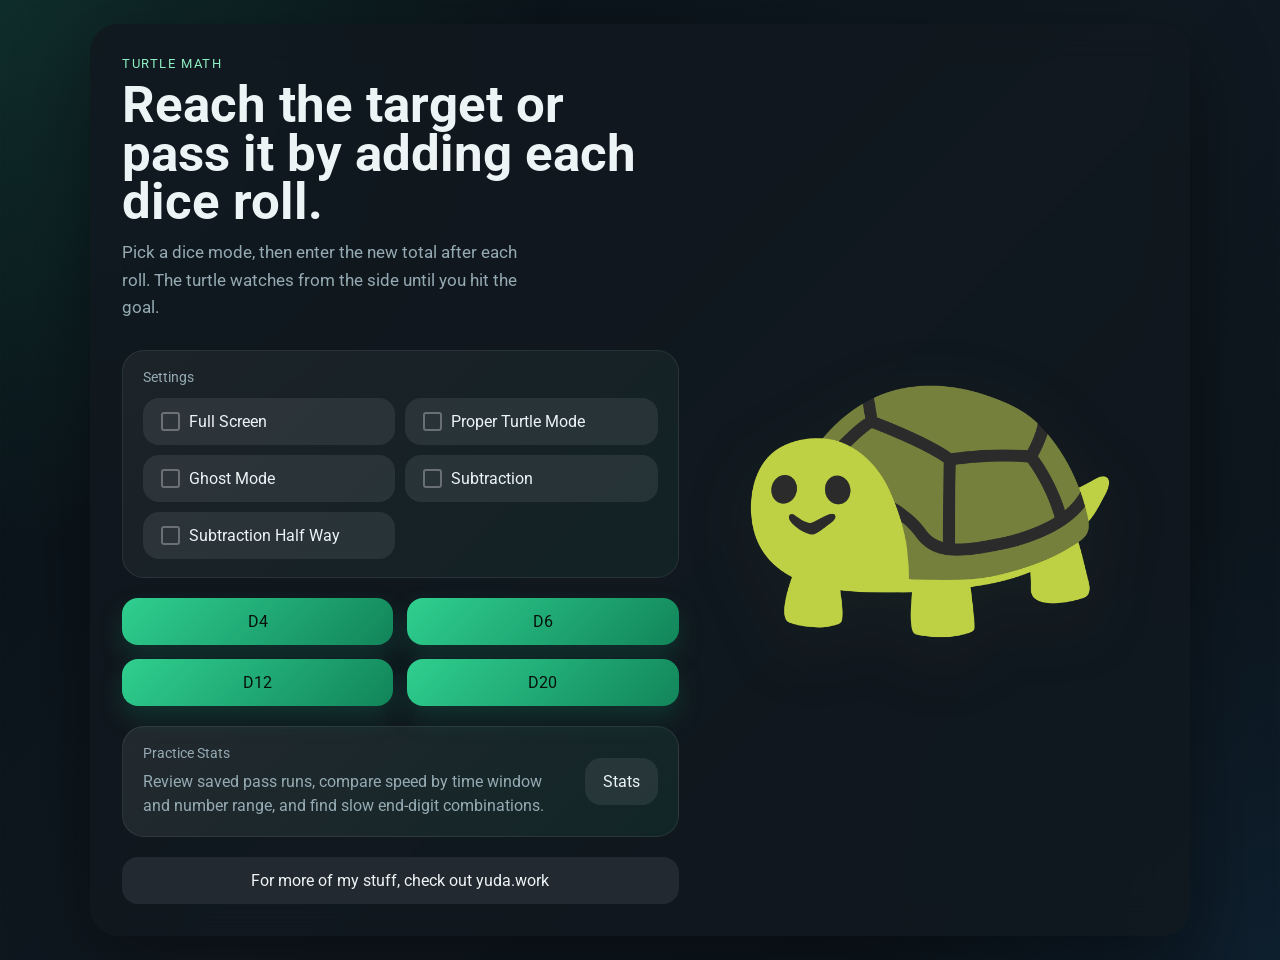
<file: index.html>
<!DOCTYPE html>
<html lang="en">
  <head>
    <meta charset="UTF-8" />
    <meta name="viewport" content="width=device-width, initial-scale=1.0" />
    <title>Turtle Math</title>
    <link rel="preconnect" href="https://fonts.googleapis.com" />
    <link rel="preconnect" href="https://fonts.gstatic.com" crossorigin />
    <link
      href="https://fonts.googleapis.com/css2?family=Roboto:wght@400;500;700&display=swap"
      rel="stylesheet"
    />
    <link rel="stylesheet" href="styles.css" />
  </head>
  <body>
    <main class="app-shell">
      <section class="panel mode-panel" id="mode-screen">
        <div class="panel-copy">
          <p class="eyebrow">Turtle Math</p>
          <h1>Reach the target or pass it by adding each dice roll.</h1>
          <p class="intro">
            Pick a dice mode, then enter the new total after each roll. The turtle watches
            from the side until you hit the goal.
          </p>
          <div class="settings-panel">
            <span class="status-label">Settings</span>
            <div class="settings-grid">
              <button type="button" class="secondary-button settings-toggle" id="fullscreen-button">
                Full Screen
              </button>
              <button
                type="button"
                class="secondary-button settings-toggle proper-toggle"
                id="proper-mode-toggle"
                aria-pressed="false"
              >
                Proper Turtle Mode
              </button>
              <button
                type="button"
                class="secondary-button settings-toggle"
                id="ghost-mode-toggle"
                aria-pressed="false"
              >
                Ghost Mode
              </button>
              <button
                type="button"
                class="secondary-button settings-toggle"
                id="subtraction-mode-toggle"
                aria-pressed="false"
              >
                Subtraction
              </button>
              <button
                type="button"
                class="secondary-button settings-toggle"
                id="negative-halfway-toggle"
                aria-pressed="false"
              >
                Subtraction Half Way
              </button>
            </div>
          </div>
          <div class="mode-grid">
            <button class="mode-button" data-sides="4">D4</button>
            <button class="mode-button" data-sides="6">D6</button>
            <button class="mode-button" data-sides="12">D12</button>
            <button class="mode-button" data-sides="20">D20</button>
          </div>
          <div class="stats-launch-panel">
            <div>
              <span class="status-label">Practice Stats</span>
              <p class="stats-launch-copy">
                Review saved pass runs, compare speed by time window and number range,
                and find slow end-digit combinations.
              </p>
            </div>
            <a class="secondary-button stats-link-button" href="stats.html">Stats</a>
          </div>
          <div class="creator-link-panel">
            <a class="secondary-button creator-link-button" href="https://yuda.work">
              For more of my stuff, check out yuda.work
            </a>
          </div>
        </div>
        <div class="turtle-wrap">
          <img src="assets/turtle.png" alt="Game turtle" class="turtle-art" id="mode-turtle-art" />
        </div>
      </section>

      <section class="panel game-panel hidden" id="game-screen">
        <div class="score-panel hidden" id="score-modal">
          <p class="eyebrow" id="modal-title">Run Complete</p>
          <div class="score-grid">
            <div class="score-chip">
              <span class="status-label" id="score-target-label">Target</span>
              <strong id="score-target">50</strong>
            </div>
            <div class="score-chip">
              <span class="status-label" id="score-time-label">Total Time</span>
              <strong id="score-time">0.0s</strong>
            </div>
            <div class="score-chip">
              <span class="status-label">Calc Speed</span>
              <strong id="score-calc-speed">0.00 calcs/s</strong>
            </div>
            <div class="score-chip">
              <span class="status-label">Growth Speed</span>
              <strong id="score-growth-speed">0.00 nums/s</strong>
            </div>
            <div class="score-chip">
              <span class="status-label">Saved Pass Runs</span>
              <strong id="score-pass-runs">0</strong>
            </div>
          </div>
          <div class="mode-emote-bar" id="run-mode-emotes" aria-label="Current run modes"></div>
          <div class="graph-wrap">
            <canvas id="speed-chart" width="720" height="320"></canvas>
          </div>
          <p class="graph-caption" id="graph-caption">
            Line graph shows how long each successful step took.
          </p>
          <div class="button-row">
            <button type="button" class="primary-button" id="play-again-button">Play Again</button>
            <button type="button" class="secondary-button" id="change-mode-button">Change Mode</button>
          </div>
        </div>

        <div class="game-layout">
          <aside class="turtle-side">
            <div class="turtle-confetti-layer" id="turtle-confetti-layer" aria-hidden="true"></div>
            <img src="assets/turtle.png" alt="Game turtle" class="turtle-art" id="game-turtle-art" />
          </aside>

          <div class="game-main">
            <div class="status-row">
              <div class="status-card">
                <span class="status-label">Mode</span>
                <strong id="mode-label">D6</strong>
              </div>
              <div class="status-card" id="current-total-card">
                <span class="status-label" id="current-total-label">Current Total</span>
                <strong id="current-total">0</strong>
              </div>
              <div class="status-card" id="roll-status-card">
                <span class="status-label" id="roll-status-label">Roll</span>
                <div class="die-face" id="rolled-die" data-sides="">
                  <strong id="rolled-number">-</strong>
                </div>
              </div>
            </div>

            <div class="prompt-card">
              <h2 id="prompt-text">Press start to begin.</h2>
              <p id="helper-text">The die will roll automatically after you start.</p>
              <div class="proper-roll-grid hidden" id="proper-roll-grid">
                <div class="roll-panel">
                  <span class="status-label">Current</span>
                  <strong id="proper-current-total">0</strong>
                </div>
                <div class="roll-panel">
                  <span class="status-label">Roll 1</span>
                  <div class="die-face die-face-small" id="proper-roll-die-1" data-sides="">
                    <strong id="proper-roll-1">-</strong>
                  </div>
                </div>
                <div class="roll-panel">
                  <span class="status-label">Roll 2</span>
                  <div class="die-face die-face-small" id="proper-roll-die-2" data-sides="">
                    <strong id="proper-roll-2">-</strong>
                  </div>
                </div>
                <div class="roll-panel">
                  <span class="status-label">Roll 3</span>
                  <div class="die-face die-face-small" id="proper-roll-die-3" data-sides="">
                    <strong id="proper-roll-3">-</strong>
                  </div>
                </div>
              </div>
            </div>

            <form id="answer-form" class="answer-form" autocomplete="off">
              <label for="answer-input">Enter the new total</label>
              <div class="answer-row">
                <input
                  id="answer-input"
                  name="answer"
                  inputmode="numeric"
                  pattern="-?[0-9]*"
                  min="-9999"
                  max="9999"
                  type="number"
                  placeholder="Type the total"
                  disabled
                />
                <button type="submit" class="primary-button hidden" disabled id="submit-button">
                  Hidden Submit
                </button>
              </div>
              <div class="volume-row">
                <label for="volume-slider">Correct Sound Volume</label>
                <input
                  id="volume-slider"
                  name="volume"
                  type="range"
                  min="0"
                  max="100"
                  value="45"
                />
                <span class="volume-value" id="volume-value">45%</span>
              </div>
              <button type="button" class="secondary-button mobile-keypad-button" id="mobile-keypad-button">
                Click if you are on mobile
              </button>
              <div class="keypad-wrap hidden" id="keypad-wrap" aria-label="On-page keypad">
                <button type="button" class="keypad-button" data-keypad-value="1">1</button>
                <button type="button" class="keypad-button" data-keypad-value="2">2</button>
                <button type="button" class="keypad-button" data-keypad-value="3">3</button>
                <button type="button" class="keypad-button" data-keypad-value="4">4</button>
                <button type="button" class="keypad-button" data-keypad-value="5">5</button>
                <button type="button" class="keypad-button" data-keypad-value="6">6</button>
                <button type="button" class="keypad-button" data-keypad-value="7">7</button>
                <button type="button" class="keypad-button" data-keypad-value="8">8</button>
                <button type="button" class="keypad-button" data-keypad-value="9">9</button>
                <button type="button" class="keypad-button keypad-button-wide" data-keypad-action="clear">Clear</button>
                <button type="button" class="keypad-button" data-keypad-value="0">0</button>
                <button type="button" class="keypad-button keypad-button-wide keypad-button-negate" data-keypad-action="negate">−</button>
              </div>
            </form>

            <p class="message" id="message-box">Choose a mode to begin.</p>

            <div class="button-row">
              <button type="button" class="primary-button" id="start-button">Start Game</button>
              <button type="button" class="secondary-button" id="restart-button">
                Change Mode
              </button>
            </div>
          </div>
        </div>
      </section>

      <div class="win-confetti-layer" id="win-confetti-layer" aria-hidden="true"></div>
    </main>

    <script src="script.js"></script>
  </body>
</html>
</file>
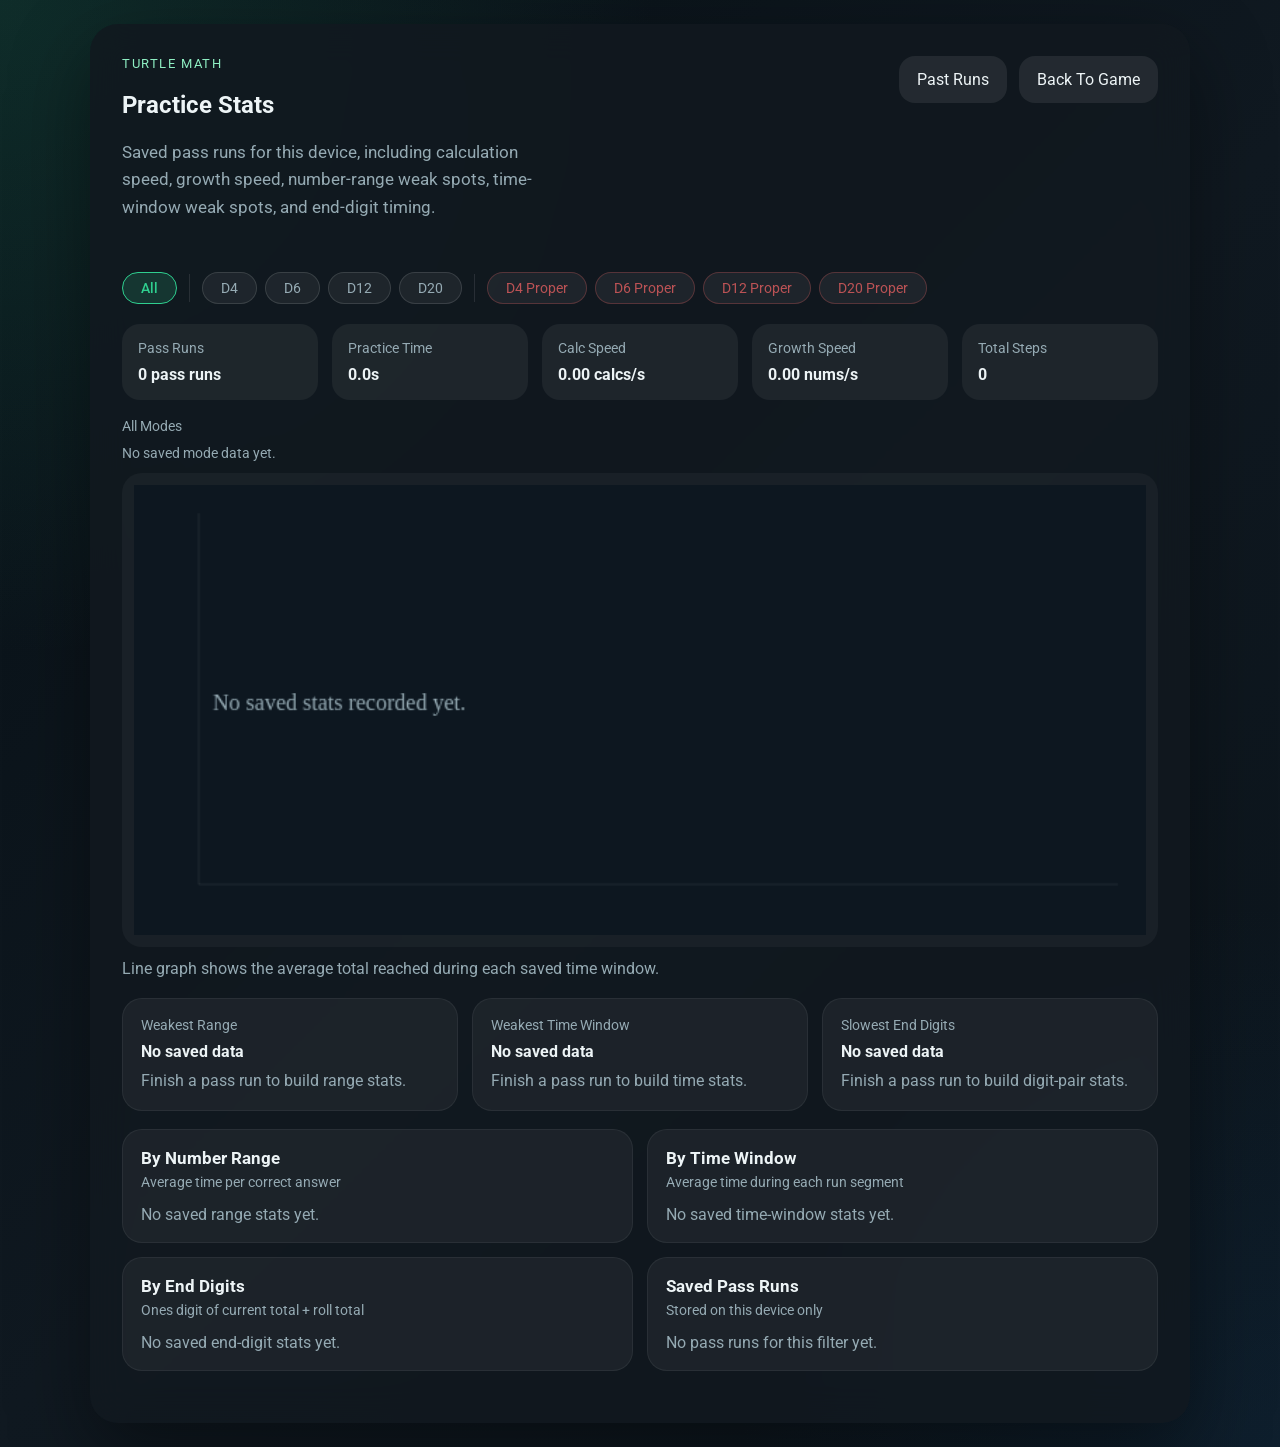
<file: stats.html>
<!DOCTYPE html>
<html lang="en">
  <head>
    <meta charset="UTF-8" />
    <meta name="viewport" content="width=device-width, initial-scale=1.0" />
    <title>Turtle Math Stats</title>
    <link rel="preconnect" href="https://fonts.googleapis.com" />
    <link rel="preconnect" href="https://fonts.gstatic.com" crossorigin />
    <link
      href="https://fonts.googleapis.com/css2?family=Roboto:wght@400;500;700&display=swap"
      rel="stylesheet"
    />
    <link rel="stylesheet" href="styles.css" />
  </head>
  <body>
    <main class="app-shell app-shell-top">
      <section class="panel stats-page-panel">
        <div class="stats-page-header">
          <div>
            <p class="eyebrow">Turtle Math</p>
            <h1>Practice Stats</h1>
            <p class="intro">
              Saved pass runs for this device, including calculation speed, growth speed,
              number-range weak spots, time-window weak spots, and end-digit timing.
            </p>
          </div>
          <div class="button-row">
            <button class="secondary-button" id="open-past-runs-button">Past Runs</button>
            <a class="secondary-button stats-link-button" href="index.html">Back To Game</a>
          </div>
        </div>

        <div class="filter-row" id="stats-filter-row">
          <button class="filter-pill active" data-filter="">All</button>
          <span class="filter-divider"></span>
          <button class="filter-pill" data-filter="4">D4</button>
          <button class="filter-pill" data-filter="6">D6</button>
          <button class="filter-pill" data-filter="12">D12</button>
          <button class="filter-pill" data-filter="20">D20</button>
          <span class="filter-divider"></span>
          <button class="filter-pill filter-pill-proper" data-filter="4-proper">D4 Proper</button>
          <button class="filter-pill filter-pill-proper" data-filter="6-proper">D6 Proper</button>
          <button class="filter-pill filter-pill-proper" data-filter="12-proper">D12 Proper</button>
          <button class="filter-pill filter-pill-proper" data-filter="20-proper">D20 Proper</button>
        </div>

        <div class="score-grid">
          <div class="score-chip">
            <span class="status-label" id="score-target-label">Saved Runs</span>
            <strong id="score-target">0 pass runs</strong>
          </div>
          <div class="score-chip">
            <span class="status-label" id="score-time-label">Practice Time</span>
            <strong id="score-time">0.0s</strong>
          </div>
          <div class="score-chip">
            <span class="status-label">Calc Speed</span>
            <strong id="score-calc-speed">0.00 calcs/s</strong>
          </div>
          <div class="score-chip">
            <span class="status-label">Growth Speed</span>
            <strong id="score-growth-speed">0.00 nums/s</strong>
          </div>
          <div class="score-chip">
            <span class="status-label" id="score-pass-runs-label">Total Steps</span>
            <strong id="score-pass-runs">0</strong>
          </div>
        </div>

        <p class="stats-mode-label" id="stats-mode-label">All Modes</p>
        <div class="mode-emote-bar" id="stats-mode-emotes" aria-label="Saved stats modes"></div>

        <div class="graph-wrap">
          <canvas id="speed-chart" width="720" height="320"></canvas>
        </div>
        <p class="graph-caption" id="graph-caption">
          Line graph shows the average total reached during each saved time window.
        </p>

        <div class="insight-grid">
          <div class="insight-card">
            <span class="status-label">Weakest Range</span>
            <strong id="weakest-range">No saved data</strong>
            <p id="weakest-range-detail">Finish a pass run to build range stats.</p>
          </div>
          <div class="insight-card">
            <span class="status-label">Weakest Time Window</span>
            <strong id="weakest-time-window">No saved data</strong>
            <p id="weakest-time-window-detail">Finish a pass run to build time stats.</p>
          </div>
          <div class="insight-card">
            <span class="status-label">Slowest End Digits</span>
            <strong id="weakest-digit-pair">No saved data</strong>
            <p id="weakest-digit-pair-detail">Finish a pass run to build digit-pair stats.</p>
          </div>
        </div>

        <div class="stats-detail-grid">
          <section class="stats-card">
            <div class="stats-card-header">
              <h3>By Number Range</h3>
              <span class="status-label">Average time per correct answer</span>
            </div>
            <div class="stats-table" id="range-stats-table"></div>
          </section>
          <section class="stats-card">
            <div class="stats-card-header">
              <h3>By Time Window</h3>
              <span class="status-label">Average time during each run segment</span>
            </div>
            <div class="stats-table" id="time-stats-table"></div>
          </section>
          <section class="stats-card">
            <div class="stats-card-header">
              <h3>By End Digits</h3>
              <span class="status-label">Ones digit of current total + roll total</span>
            </div>
            <div class="stats-table" id="digit-stats-table"></div>
          </section>
          <section class="stats-card">
            <div class="stats-card-header">
              <h3>Saved Pass Runs</h3>
              <span class="status-label">Stored on this device only</span>
            </div>
            <div class="stats-table" id="saved-runs-table"></div>
          </section>
        </div>
      </section>
    </main>

    <div id="past-runs-modal" class="past-runs-modal hidden" role="dialog" aria-modal="true" aria-label="Past Runs">
      <div class="past-runs-backdrop" id="past-runs-backdrop"></div>
      <div class="past-runs-panel panel">

        <!-- List view -->
        <div id="past-runs-list-view">
          <div class="past-runs-modal-header">
            <div>
              <h2>Past Runs</h2>
              <p class="stats-mode-label" id="past-runs-filter-label"></p>
            </div>
            <button class="secondary-button" id="close-past-runs-button">Close</button>
          </div>
          <div class="stats-table" id="past-runs-list"></div>
        </div>

        <!-- Detail view -->
        <div id="past-run-detail-view" class="hidden">
          <div class="past-runs-modal-header">
            <div>
              <h2 id="past-run-title"></h2>
              <p class="stats-mode-label" id="past-run-date"></p>
            </div>
            <div class="button-row">
              <button class="secondary-button" id="back-to-runs-button">← Back</button>
              <button class="secondary-button" id="close-past-run-detail-button">Close</button>
            </div>
          </div>
          <div class="score-grid" id="past-run-chips"></div>
          <div class="mode-emote-bar" id="past-run-mode-emotes" aria-label="Selected pass run modes"></div>
          <div class="graph-wrap" style="margin-top:16px">
            <canvas id="past-run-chart" width="720" height="260" aria-label="Run chart"></canvas>
          </div>
          <p class="graph-caption">Seconds spent on each correct answer in this run.</p>
          <div class="stats-table" id="past-run-steps-table"></div>
        </div>

      </div>
    </div>

    <script src="script.js"></script>
  </body>
</html>
</file>
<file: styles.css>
:root {
  --bg: #0b1116;
  --panel: rgba(18, 25, 31, 0.88);
  --panel-soft: rgba(25, 35, 43, 0.9);
  --text: #edf4f6;
  --muted: #95aab3;
  --accent: #2fcf8f;
  --accent-dark: #12855a;
  --accent-soft: rgba(47, 207, 143, 0.16);
  --button-text: #08120d;
  --success: #63f4b0;
  --error: #ff7777;
  --shadow: 0 28px 80px rgba(0, 0, 0, 0.42);
}

* {
  box-sizing: border-box;
}

body {
  margin: 0;
  min-height: 100vh;
  font-family: "Roboto", sans-serif;
  color: var(--text);
  background:
    radial-gradient(circle at top left, rgba(46, 160, 120, 0.2), transparent 34%),
    radial-gradient(circle at bottom right, rgba(24, 65, 103, 0.24), transparent 28%),
    linear-gradient(135deg, #071016 0%, #101921 52%, #0b141b 100%);
}

body::before {
  content: "";
  position: fixed;
  inset: -20%;
  opacity: 0;
  pointer-events: none;
  background-image: url("assets/turtle_headphone.png");
  background-repeat: repeat;
  background-size: 220px auto;
  background-position: 0 0;
  transform: rotate(-18deg) scale(1.1);
  transition: opacity 220ms ease;
  will-change: background-position;
  z-index: 0;
}

.app-shell {
  width: min(1100px, calc(100vw - 32px));
  margin: 0 auto;
  padding: 24px 0;
  min-height: 100vh;
  display: flex;
  align-items: center;
  position: relative;
  z-index: 1;
}

.app-shell-top {
  align-items: flex-start;
}

.panel {
  width: 100%;
  background: var(--panel);
  border-radius: 28px;
  box-shadow: var(--shadow);
  backdrop-filter: blur(18px);
}

.mode-panel {
  display: grid;
  grid-template-columns: 1.1fr 0.9fr;
  gap: 24px;
  padding: 32px;
  align-items: center;
}

.panel-copy h1 {
  margin: 0 0 12px;
  font-size: clamp(2.2rem, 4vw, 4rem);
  line-height: 0.95;
}

.eyebrow {
  margin: 0 0 10px;
  letter-spacing: 0.12em;
  text-transform: uppercase;
  color: #8eeec2;
  font-size: 0.82rem;
}

.intro {
  margin: 0 0 28px;
  max-width: 42ch;
  font-size: 1.08rem;
  line-height: 1.6;
  color: var(--muted);
}

.settings-panel {
  margin-top: 20px;
  margin-bottom: 20px;
  padding: 18px 20px;
  border-radius: 22px;
  background: linear-gradient(135deg, rgba(255, 255, 255, 0.05), rgba(47, 207, 143, 0.06));
  border: 1px solid rgba(255, 255, 255, 0.08);
}

.settings-grid {
  display: grid;
  grid-template-columns: repeat(2, 1fr);
  gap: 10px;
  margin-top: 12px;
}

.settings-toggle {
  font-size: 0.88rem;
  padding: 10px 14px;
  display: flex;
  align-items: center;
  gap: 9px;
  text-align: left;
}

.settings-toggle::before {
  content: "";
  width: 15px;
  height: 15px;
  min-width: 15px;
  border: 2px solid rgba(255, 255, 255, 0.3);
  border-radius: 3px;
  transition:
    background 160ms ease,
    border-color 160ms ease;
}

.settings-toggle.active {
  background: linear-gradient(135deg, var(--accent) 0%, var(--accent-dark) 100%);
  color: var(--button-text);
  box-shadow: 0 8px 20px rgba(18, 133, 90, 0.28);
}

.settings-toggle.active::before {
  background: rgba(255, 255, 255, 0.9);
  border-color: transparent;
  background-image: url("data:image/svg+xml,%3Csvg xmlns='http://www.w3.org/2000/svg' viewBox='0 0 12 12'%3E%3Cpath d='M2 6l3 3 5-5' stroke='%23082010' stroke-width='2.2' fill='none' stroke-linecap='round' stroke-linejoin='round'/%3E%3C/svg%3E");
  background-size: 10px;
  background-repeat: no-repeat;
  background-position: center;
}

.keypad-button-negate {
  color: var(--accent);
  background: rgba(47, 207, 143, 0.08);
  border-color: rgba(47, 207, 143, 0.22);
  font-size: 1.2rem;
}

.mode-grid {
  display: grid;
  grid-template-columns: repeat(2, minmax(120px, 1fr));
  gap: 14px;
}

.stats-launch-panel {
  margin-top: 20px;
  padding: 18px 20px;
  border-radius: 22px;
  background: linear-gradient(135deg, rgba(255, 255, 255, 0.08), rgba(47, 207, 143, 0.08));
  border: 1px solid rgba(255, 255, 255, 0.08);
  display: grid;
  grid-template-columns: 1fr auto;
  gap: 16px;
  align-items: center;
}

.stats-launch-copy {
  margin: 0;
  color: var(--muted);
  line-height: 1.5;
}

.creator-link-panel {
  margin-top: 20px;
}

.creator-link-button {
  width: 100%;
  display: inline-flex;
  align-items: center;
  justify-content: center;
  text-decoration: none;
  text-align: center;
}

.mode-button,
.primary-button,
.secondary-button {
  border: none;
  border-radius: 16px;
  padding: 14px 18px;
  font: inherit;
  font-size: 1rem;
  cursor: pointer;
  transition:
    transform 160ms ease,
    box-shadow 160ms ease,
    background 160ms ease;
}

.mode-button,
.primary-button {
  color: var(--button-text);
  background: linear-gradient(135deg, var(--accent) 0%, var(--accent-dark) 100%);
  box-shadow: 0 12px 24px rgba(18, 133, 90, 0.25);
}

.secondary-button {
  color: var(--text);
  background: rgba(255, 255, 255, 0.08);
}

.stats-link-button {
  display: inline-flex;
  align-items: center;
  justify-content: center;
  text-decoration: none;
}

.mode-button:hover,
.primary-button:hover,
.secondary-button:hover {
  transform: translateY(-1px);
}

.mode-button:disabled,
.primary-button:disabled {
  opacity: 0.55;
  cursor: not-allowed;
  transform: none;
}

.turtle-wrap,
.turtle-side {
  display: flex;
  align-items: center;
  justify-content: center;
}

.turtle-side {
  position: relative;
  overflow: hidden;
}

.turtle-art {
  width: min(100%, 360px);
  height: auto;
  filter: drop-shadow(0 18px 32px rgba(49, 64, 44, 0.18));
  position: relative;
  z-index: 1;
}

.turtle-confetti-layer,
.win-confetti-layer {
  pointer-events: none;
}

.turtle-confetti-layer {
  position: absolute;
  inset: 0;
  overflow: hidden;
  z-index: 2;
}

.win-confetti-layer {
  position: fixed;
  inset: 0;
  overflow: hidden;
  z-index: 12;
  opacity: 0;
  transition: opacity 180ms ease;
}

.win-confetti-layer.active {
  opacity: 1;
}

.confetti-piece {
  position: absolute;
  width: 12px;
  height: 18px;
  border-radius: 3px;
  background: var(--confetti-color, #ffd166);
  box-shadow: 0 2px 6px rgba(0, 0, 0, 0.18);
  opacity: 0;
  animation: confetti-fall var(--confetti-duration, 1200ms) ease-in forwards;
  animation-delay: var(--confetti-delay, 0ms);
}

.game-panel {
  padding: 24px;
}

.game-layout {
  display: grid;
  grid-template-columns: 280px 1fr;
  gap: 24px;
  align-items: center;
}

.game-main {
  display: grid;
  gap: 18px;
}

.status-row {
  display: grid;
  grid-template-columns: repeat(3, minmax(120px, 1fr));
  gap: 14px;
}

body.proper-turtle-mode .status-row {
  grid-template-columns: repeat(2, minmax(120px, 1fr));
}

.status-card,
.prompt-card,
.answer-form {
  background: var(--panel-soft);
  border-radius: 20px;
}

.status-card {
  padding: 18px;
}

.status-label {
  display: block;
  margin-bottom: 8px;
  color: var(--muted);
  font-size: 0.9rem;
}

.status-card strong {
  font-size: clamp(1.5rem, 2.2vw, 2rem);
}

.proper-roll-grid {
  display: grid;
  grid-template-columns: repeat(4, minmax(120px, 1fr));
  gap: 12px;
  margin-top: 18px;
}

.roll-panel {
  padding: 16px;
  border-radius: 18px;
  background: rgba(255, 255, 255, 0.05);
  border: 1px solid rgba(255, 255, 255, 0.06);
}

.roll-panel strong {
  display: block;
  font-size: clamp(1.6rem, 2.4vw, 2.3rem);
}

.roll-panel .die-face {
  margin-top: 2px;
}

.die-face-small {
  --die-size: clamp(58px, 7vw, 82px);
}

.die-face-small strong {
  font-size: clamp(1.2rem, 1.9vw, 1.7rem);
}

.die-face {
  --die-size: clamp(72px, 9vw, 104px);
  position: relative;
  width: var(--die-size);
  aspect-ratio: 1 / 1;
  display: grid;
  place-items: center;
  margin-top: 6px;
  color: #08120d;
  background: linear-gradient(135deg, #95ffd0 0%, var(--accent) 55%, var(--accent-dark) 100%);
  box-shadow:
    inset 0 1px 0 rgba(255, 255, 255, 0.3),
    0 14px 30px rgba(10, 31, 23, 0.4);
  transition:
    transform 140ms ease,
    box-shadow 140ms ease,
    filter 140ms ease;
}

.die-face strong {
  position: relative;
  z-index: 1;
  font-size: clamp(1.6rem, 2.4vw, 2.2rem);
  line-height: 1;
}

.die-face[data-sides="4"] {
  clip-path: polygon(50% 4%, 5% 96%, 95% 96%);
}

.die-face[data-sides="6"] {
  border-radius: 18px;
}

.die-face[data-sides="12"] {
  clip-path: polygon(50% 3%, 95% 36%, 77% 94%, 23% 94%, 5% 36%);
}

.die-face[data-sides="20"] {
  clip-path: polygon(25% 6%, 75% 6%, 96% 50%, 75% 94%, 25% 94%, 4% 50%);
}

.die-face.rolling {
  animation: die-pop 220ms ease;
}

.prompt-card {
  padding: 24px;
}

.prompt-card h2 {
  margin: 0 0 8px;
  font-size: clamp(1.6rem, 3vw, 2.3rem);
}

.prompt-card p {
  margin: 0;
  color: var(--muted);
}

.answer-form {
  padding: 20px;
}

.answer-form label {
  display: block;
  margin-bottom: 10px;
}

.answer-row,
.button-row {
  display: flex;
  gap: 12px;
  flex-wrap: wrap;
}

.answer-row input {
  flex: 1 1 220px;
  min-width: 0;
  border: 1px solid rgba(255, 255, 255, 0.08);
  border-radius: 14px;
  padding: 14px 16px;
  font: inherit;
  font-size: 1rem;
  color: var(--text);
  background: rgba(7, 14, 18, 0.9);
  transition:
    border-color 160ms ease,
    box-shadow 160ms ease,
    background 160ms ease,
    transform 160ms ease;
}

.answer-row input:focus {
  outline: none;
  border-color: rgba(99, 244, 176, 0.55);
  box-shadow: 0 0 0 4px rgba(47, 207, 143, 0.14);
}

.volume-row {
  display: grid;
  grid-template-columns: auto 1fr auto;
  gap: 12px;
  align-items: center;
  margin-top: 14px;
}

.volume-row label {
  margin: 0;
  color: var(--muted);
  white-space: nowrap;
}

.volume-row input[type="range"] {
  width: 100%;
  accent-color: var(--accent);
}

.volume-value {
  min-width: 3.25rem;
  text-align: right;
  color: var(--text);
  font-variant-numeric: tabular-nums;
}

.mobile-keypad-button {
  margin-top: 14px;
  width: 100%;
}

.keypad-wrap {
  display: grid;
  grid-template-columns: repeat(3, minmax(0, 1fr));
  gap: 10px;
  margin-top: 14px;
}

.keypad-button {
  border: 1px solid rgba(255, 255, 255, 0.08);
  border-radius: 14px;
  padding: 12px;
  font: inherit;
  font-size: 1rem;
  color: var(--text);
  background: rgba(255, 255, 255, 0.06);
  cursor: pointer;
  transition:
    transform 120ms ease,
    background 120ms ease,
    border-color 120ms ease;
}

.keypad-button:hover {
  transform: translateY(-1px);
  background: rgba(255, 255, 255, 0.1);
}

.keypad-button:disabled {
  opacity: 0.45;
  cursor: not-allowed;
  transform: none;
}

.keypad-button-wide {
  font-size: 0.95rem;
}

.message {
  min-height: 1.5em;
  margin: 0;
  font-size: 1rem;
  color: var(--muted);
}

.message.success {
  color: var(--success);
}

.message.error {
  color: var(--error);
}

.answer-form.success-flash {
  animation: success-flash 420ms ease;
}

.answer-form.success-flash input {
  border-color: rgba(99, 244, 176, 0.75);
  box-shadow: 0 0 0 5px rgba(47, 207, 143, 0.16);
  transform: scale(1.01);
}

.score-panel {
  padding: 28px;
}

.stats-page-panel {
  padding: 32px;
}

.filter-row {
  display: flex;
  flex-wrap: wrap;
  gap: 8px;
  margin-bottom: 20px;
}

.filter-pill {
  padding: 7px 18px;
  border-radius: 20px;
  border: 1px solid rgba(255, 255, 255, 0.12);
  background: rgba(255, 255, 255, 0.06);
  color: var(--muted);
  font-size: 0.88rem;
  font-family: inherit;
  cursor: pointer;
  transition:
    background 120ms,
    color 120ms,
    border-color 120ms;
}

.filter-pill:hover {
  background: rgba(255, 255, 255, 0.1);
  color: var(--text);
}

.filter-pill.active {
  background: var(--accent-soft);
  border-color: var(--accent);
  color: var(--accent);
  font-weight: 500;
}

.filter-pill-proper {
  border-color: rgba(255, 102, 102, 0.25);
  color: rgba(255, 102, 102, 0.7);
}

.filter-pill-proper:hover {
  background: rgba(255, 102, 102, 0.1);
  color: #ff6666;
}

.filter-pill-proper.active {
  background: rgba(255, 102, 102, 0.15);
  border-color: #ff6666;
  color: #ff6666;
}

.filter-divider {
  width: 1px;
  align-self: stretch;
  background: rgba(255, 255, 255, 0.1);
  margin: 2px 4px;
}

.stats-page-header {
  display: flex;
  justify-content: space-between;
  gap: 16px;
  align-items: flex-start;
  margin-bottom: 22px;
}

.modal-card h2 {
  margin: 0 0 16px;
  font-size: clamp(1.8rem, 3vw, 2.5rem);
}

.score-grid {
  display: grid;
  grid-template-columns: repeat(auto-fit, minmax(140px, 1fr));
  gap: 14px;
  margin-bottom: 18px;
}

.score-chip {
  background: rgba(255, 255, 255, 0.06);
  border-radius: 18px;
  padding: 16px;
}

.stats-mode-label {
  margin: 0 0 10px;
  color: var(--muted);
  font-size: 0.9rem;
}

.mode-emote-bar {
  display: flex;
  flex-wrap: wrap;
  gap: 10px;
  margin: 0 0 12px;
}

.mode-emote-chip {
  display: inline-flex;
  align-items: center;
  gap: 10px;
  min-height: 48px;
  padding: 10px 14px;
  border-radius: 999px;
  background: rgba(255, 255, 255, 0.06);
  border: 1px solid rgba(255, 255, 255, 0.08);
}

.mode-emote-chip img {
  width: 28px;
  height: 28px;
  object-fit: contain;
  flex: 0 0 auto;
}

.mode-emote-copy {
  display: flex;
  flex-direction: column;
  line-height: 1.1;
}

.mode-emote-copy strong {
  font-size: 0.92rem;
}

.mode-emote-copy span {
  color: var(--muted);
  font-size: 0.76rem;
}

.mode-emote-empty {
  margin: 0;
  color: var(--muted);
  font-size: 0.86rem;
}

.graph-wrap {
  background: rgba(255, 255, 255, 0.04);
  border-radius: 20px;
  padding: 12px;
}

#speed-chart {
  width: 100%;
  height: auto;
  display: block;
}

.graph-caption {
  color: var(--muted);
  margin: 12px 0 20px;
}

.run-stats-card {
  margin-bottom: 20px;
}

.insight-grid,
.stats-detail-grid {
  display: grid;
  gap: 14px;
}

.insight-grid {
  grid-template-columns: repeat(3, minmax(0, 1fr));
  margin-bottom: 18px;
}

.insight-card,
.stats-card {
  background: rgba(255, 255, 255, 0.05);
  border: 1px solid rgba(255, 255, 255, 0.06);
  border-radius: 20px;
}

.insight-card {
  padding: 18px;
}

.insight-card strong,
.stats-card h3 {
  display: block;
  margin: 0 0 8px;
}

.insight-card p {
  margin: 0;
  color: var(--muted);
  line-height: 1.45;
}

.stats-detail-grid {
  grid-template-columns: repeat(2, minmax(0, 1fr));
  margin-bottom: 20px;
}

.stats-card {
  padding: 18px;
}

.stats-card-header {
  margin-bottom: 14px;
}

.stats-card-header h3 {
  margin: 0 0 6px;
  font-size: 1.05rem;
}

.stats-table {
  display: grid;
  gap: 10px;
}

.stats-row {
  display: grid;
  gap: 8px;
  padding: 12px 14px;
  border-radius: 16px;
  background: rgba(8, 16, 22, 0.78);
  border: 1px solid rgba(255, 255, 255, 0.06);
}

.stats-row strong {
  font-size: 1rem;
}

.stats-row span {
  color: var(--muted);
  font-size: 0.94rem;
}

.stats-empty {
  margin: 0;
  color: var(--muted);
}

.hidden {
  display: none;
}

/* Past Runs Modal */
.past-runs-modal {
  position: fixed;
  inset: 0;
  z-index: 200;
  display: flex;
  align-items: flex-start;
  justify-content: center;
  padding: 32px 16px 48px;
  overflow-y: auto;
}

.past-runs-modal.hidden {
  display: none;
}

.past-runs-backdrop {
  position: fixed;
  inset: 0;
  background: rgba(0, 0, 0, 0.65);
  z-index: -1;
}

.past-runs-panel {
  width: min(860px, 100%);
  padding: 28px;
  position: relative;
}

.past-runs-modal-header {
  display: flex;
  align-items: flex-start;
  justify-content: space-between;
  gap: 16px;
  margin-bottom: 20px;
}

.past-runs-modal-header h2 {
  margin: 0 0 2px;
  font-size: clamp(1.3rem, 2.5vw, 1.8rem);
}

.stats-row.run-list-row {
  cursor: pointer;
  transition: background 100ms, border-color 100ms;
}

.stats-row.run-list-row:hover {
  background: rgba(47, 207, 143, 0.08);
  border-color: rgba(47, 207, 143, 0.25);
}

@keyframes success-flash {
  0% {
    background: var(--panel-soft);
  }

  40% {
    background: rgba(47, 207, 143, 0.18);
  }

  100% {
    background: var(--panel-soft);
  }
}

@keyframes die-pop {
  0% {
    transform: scale(0.92);
    filter: brightness(0.94);
  }

  65% {
    transform: scale(1.04);
    filter: brightness(1.08);
  }

  100% {
    transform: scale(1);
    filter: brightness(1);
  }
}

@keyframes confetti-fall {
  0% {
    opacity: 0;
    transform: translate3d(0, -18px, 0) rotate(0deg) scale(0.8);
  }

  12% {
    opacity: 1;
  }

  100% {
    opacity: 0;
    transform:
      translate3d(var(--confetti-x, 0px), 260px, 0)
      rotate(var(--confetti-rotate, 540deg))
      scale(1);
  }
}

body.proper-turtle-mode {
  --accent: #ff6666;
  --accent-dark: #b61f34;
  --accent-soft: rgba(255, 102, 102, 0.2);
  --button-text: #fff3f1;
  --success: #ffb0b0;
}

body.proper-turtle-mode::before {
  opacity: 0.12;
  animation: turtle-scan 14s linear infinite;
}


body.proper-turtle-mode .secondary-button {
  color: var(--button-text);
  background: linear-gradient(135deg, rgba(255, 102, 102, 0.9) 0%, rgba(182, 31, 52, 0.9) 100%);
  box-shadow: 0 12px 24px rgba(130, 18, 34, 0.28);
}

@keyframes turtle-scan {
  0% {
    background-position: 0 0;
  }

  100% {
    background-position: 220px 0;
  }
}

@media (max-width: 860px) {
  .mode-panel,
  .game-layout {
    grid-template-columns: 1fr;
  }

  .turtle-side {
    order: -1;
  }

  .proper-roll-grid {
    grid-template-columns: repeat(4, minmax(90px, 1fr));
  }
}

@media (max-width: 620px) {
  .app-shell {
    width: min(100vw - 20px, 1100px);
    padding: 10px 0;
  }

  .mode-panel,
  .game-panel {
    padding: 18px;
  }

  .stats-page-panel {
    padding: 18px;
  }

  .status-row,
  .mode-grid,
  .score-grid {
    grid-template-columns: 1fr;
  }

  .stats-launch-panel,
  .insight-grid,
  .stats-detail-grid,
  .stats-page-header {
    grid-template-columns: 1fr;
  }

  .stats-page-header {
    display: grid;
  }

  .proper-roll-grid {
    grid-template-columns: minmax(92px, 1fr) repeat(3, minmax(70px, 1fr));
    gap: 8px;
  }

  .roll-panel {
    padding: 12px;
  }

  .die-face-small {
    --die-size: clamp(48px, 13vw, 60px);
  }

  .die-face-small strong {
    font-size: clamp(1rem, 3.5vw, 1.2rem);
  }

  .answer-row > *,
  .button-row > * {
    width: 100%;
  }

  .volume-row {
    grid-template-columns: 1fr;
  }

  .volume-value {
    text-align: left;
  }
}
</file>
